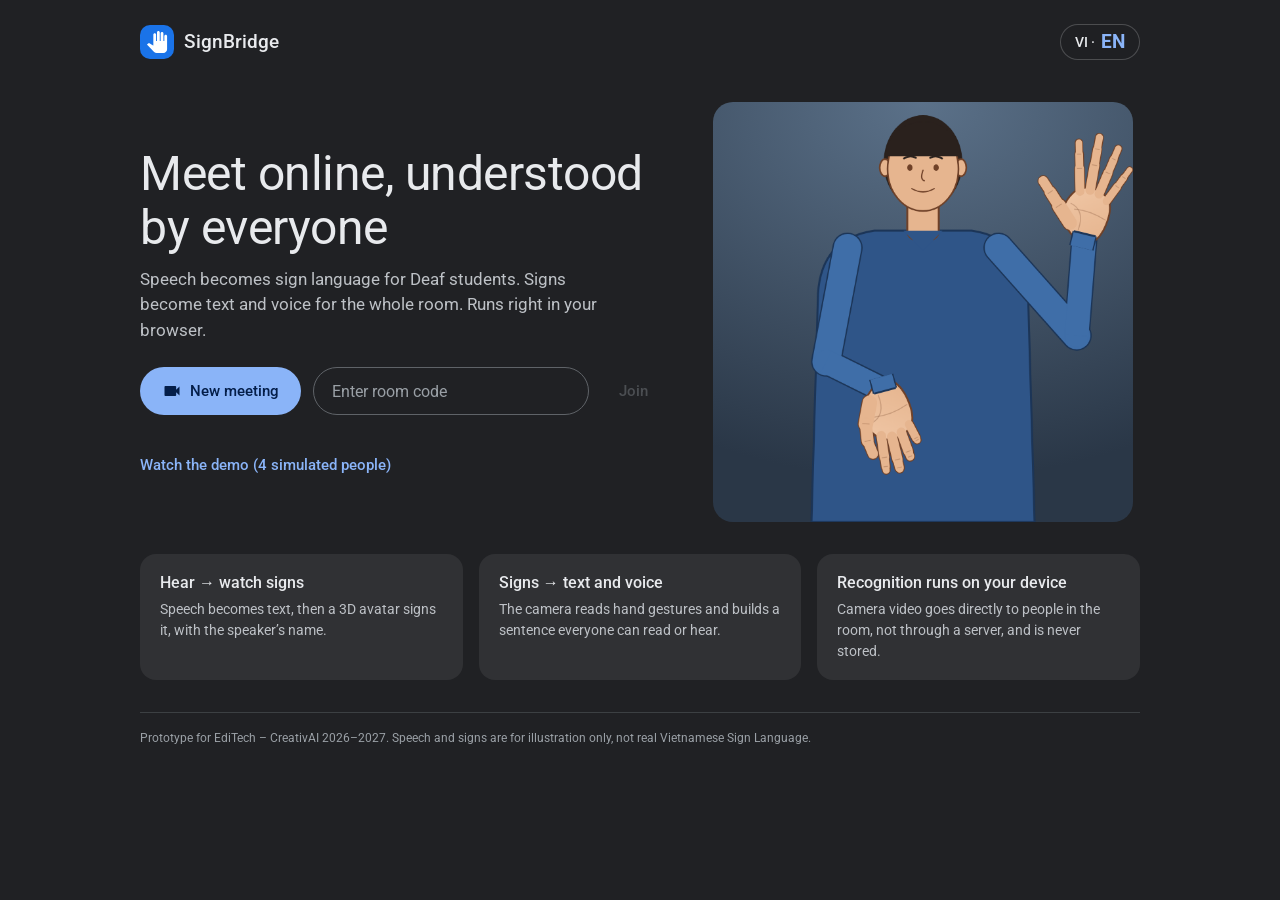
<file: index.html>
<!doctype html><html lang="vi" class="land"><head><meta charset="utf-8"><meta name="viewport" content="width=device-width,initial-scale=1,viewport-fit=cover"><title>SignBridge · Họp trực tuyến cho học sinh Điếc</title>
<meta name="description" content="SignBridge: lời nói thành ký hiệu, ký hiệu thành chữ và giọng nói trong cuộc họp trực tuyến. Tạo phòng, gửi mã, tham gia ngay trên điện thoại.">
<meta property="og:title" content="SignBridge"><meta property="og:description" content="Cầu nối hai chiều giữa học sinh Điếc và cả lớp trong cuộc họp trực tuyến.">
<link rel="preconnect" href="https://fonts.googleapis.com"><link rel="preconnect" href="https://fonts.gstatic.com" crossorigin>
<link rel="stylesheet" href="https://fonts.googleapis.com/css2?family=Roboto:wght@400;500;700&display=swap">
<link rel="stylesheet" href="assets/app.css"><link rel="stylesheet" href="assets/room.css">
<style>html.land,html.land body{height:auto;min-height:100%;overflow:auto}</style>
</head><body>
<div class="lw">
  <header class="lh"><div class="logo"><span data-i="hand"></span></div><b>SignBridge</b><button class="pill-btn" id="lg" type="button" aria-label="Language"></button></header>

  <section class="hero">
    <div>
      <h1 data-t="homeTitle"></h1>
      <p class="sub" data-t="homeSub"></p>
      <div class="acts">
        <button class="btn f" id="newm" type="button"><span data-i="cam"></span><span data-t="newMeet"></span></button>
        <form class="joinf" id="jf" autocomplete="off">
          <input id="code" maxlength="7" inputmode="text" autocapitalize="characters" spellcheck="false" data-t-ph="joinCode" aria-label="Room code">
          <button class="btn" id="jb" type="submit" disabled data-t="joinBtn"></button>
        </form>
      </div>
      <div class="errt" id="err" role="alert"></div>
      <a class="demolink" href="demo.html" data-t="seeDemo"></a>
    </div>
    <div class="heroav" aria-hidden="true"><canvas id="cv"></canvas></div>
  </section>

  <section class="feats">
    <div class="feat"><b data-t="f1t"></b><p data-t="f1s"></p></div>
    <div class="feat"><b data-t="f2t"></b><p data-t="f2s"></p></div>
    <div class="feat"><b data-t="f3t"></b><p data-t="f3s"></p></div>
  </section>

  <footer class="lfoot" data-t="foot"></footer>
</div>
<script src="assets/i18n.js"></script>
<script src="assets/core.js"></script>
<script src="assets/icons.js"></script>
<script src="assets/net.js"></script>
<script>
(function(){
  var $=function(i){return document.getElementById(i);};
  function lgHtml(){return SBI.get()==='vi'?'<b>VI</b> · EN':'VI · <b>EN</b>';}
  function render(){SBI.apply();paint();$('lg').innerHTML=lgHtml();}
  window.onSBLang=render;
  $('lg').onclick=function(){SBI.set(SBI.get()==='vi'?'en':'vi');};
  render();
  $('newm').onclick=function(){location.href='room/?c='+SBNet.newCode()+'&new=1';};
  var inp=$('code');
  inp.addEventListener('input',function(){
    var c=SBNet.normCode(inp.value);inp.value=SBNet.fmtCode(c);$('jb').disabled=c.length!==6;$('err').textContent='';
  });
  $('jf').onsubmit=function(e){
    e.preventDefault();var c=SBNet.normCode(inp.value);
    if(c.length!==6){$('err').textContent=SBI.t('badCode');return;}
    location.href='room/?c='+c;
  };
  /* hero avatar signs a short loop (placeholder signs) */
  var seq=['HELLO','WELCOME','THANK_YOU','GOOD'],i=0;
  (function step(){
    var g=seq[i++%seq.length],ks=keysFor(g),k=0;
    (function nx(){ if(k>=ks.length){avRig.go(clone(REST),500);setTimeout(step,1400);return;} avRig.go(ks[k++],450); setTimeout(nx,620); })();
  })();
  requestAnimationFrame(frame);
})();
</script>
</body></html>
</file>
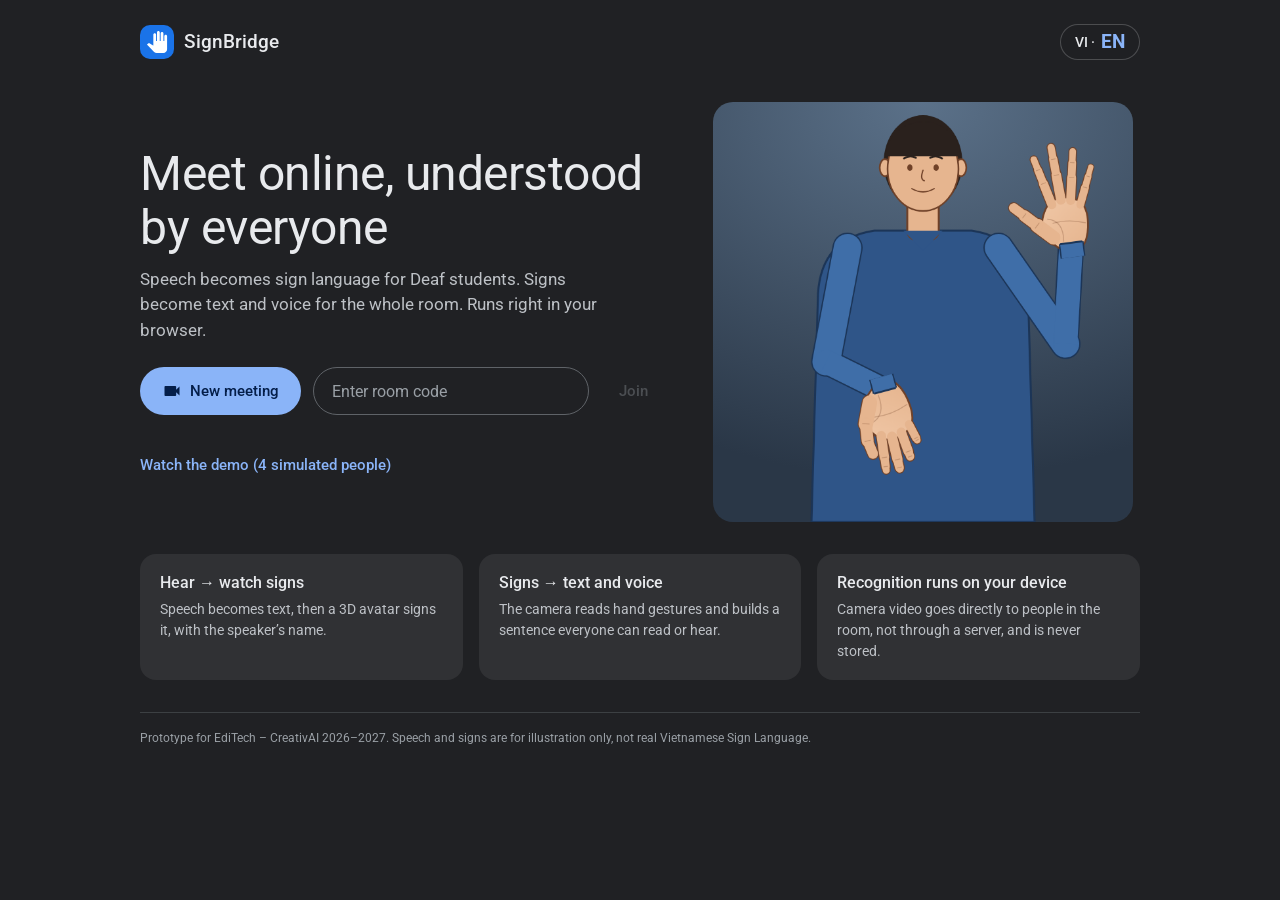
<file: room/index.html>
<!doctype html><html lang="vi"><head><meta charset="utf-8"><meta name="viewport" content="width=device-width,initial-scale=1,viewport-fit=cover"><title>SignBridge · Phòng họp</title>
<meta name="description" content="Phòng họp SignBridge: lời nói thành ký hiệu, ký hiệu thành chữ và giọng nói.">
<meta name="robots" content="noindex">
<link rel="preconnect" href="https://fonts.googleapis.com"><link rel="preconnect" href="https://fonts.gstatic.com" crossorigin>
<link rel="stylesheet" href="https://fonts.googleapis.com/css2?family=Roboto:wght@400;500;700&display=swap">
<link rel="stylesheet" href="../assets/app.css"><link rel="stylesheet" href="../assets/room.css">
</head><body>

<!-- ===== Pre-join: name + accessibility question + gesture guide ===== -->
<div class="pre" id="pre">
  <div class="pre-card" role="dialog" aria-labelledby="preh">
    <div class="pre-in">
      <div class="pre-top">
        <a class="plink" href="../"><svg viewBox="0 0 24 24" aria-hidden="true"><path d="M15.41 7.41 14 6l-6 6 6 6 1.41-1.41L10.83 12z"/></svg><span data-t="home">Trang chủ</span></a>
        <button class="pl" id="plang" type="button" aria-label="Language">VI · EN</button>
      </div>
      <h1 id="preh" data-t="preTitle">Tham gia cuộc họp</h1>
      <div class="pcode"><span data-t="roomCode">Mã phòng</span><b id="pcode"></b><button class="pl" id="pcopy" type="button" data-t="copy">Sao chép</button></div>
      <div class="pnet" id="pnet"><i></i><span></span></div>
      <label class="fld" id="fname"><span data-t="preName">Tên của bạn</span><input id="pname" maxlength="24" autocomplete="nickname" data-t-ph="preNamePh"><span class="em" data-t="needName">Hãy nhập tên của bạn</span></label>
      <fieldset class="roles">
        <legend data-t="q">Bạn có cần chức năng hỗ trợ khuyết tật không?</legend>
        <div class="cue"><span data-i="hand"></span><span data-t="qCue"></span></div>
        <label class="role help" id="rYes"><input type="radio" name="role" value="deaf"><span class="ri"><span data-i="hand"></span></span><span><b data-t="yesT"></b><p data-t="yesS"></p></span></label>
        <label class="role" id="rNo"><input type="radio" name="role" value="hear"><span class="ri"><span data-i="mic"></span></span><span><b data-t="noT"></b><p data-t="noS"></p></span></label>
      </fieldset>
      <section class="guide" id="guide">
        <h3 data-t="guideTitle"></h3><p data-t="guideSub"></p>
        <div class="gg" id="pgg"></div>
      </section>
      <p class="priv" data-t="privacy"></p>
    </div>
    <div class="pre-bar"><button class="btn f" id="pjoin" type="button" disabled data-t="join">Tham gia</button></div>
  </div>
</div>

<!-- ===== Call screen ===== -->
<div class="app" id="app" hidden>
  <header class="top">
    <button class="pill-btn" id="codeBtn" type="button"><span id="codeTxt"></span><span data-i="copy"></span></button>
    <span class="pill-btn net" id="netSt" role="status"><i></i><span></span></span>
    <button class="pill-btn" id="lang2" type="button" aria-label="Language">VI · EN</button>
  </header>

  <main class="main">
    <section class="stage rm" id="stage" aria-label="Participants"><div class="cc" id="cc" aria-live="polite"></div></section>

    <aside class="panel" id="panel" aria-label="SignBridge">
      <div class="ph"><div class="logo"><span data-i="hand"></span></div><h2>SignBridge</h2><button class="ib" id="xp" type="button" aria-label="Close"><span data-i="close"></span></button></div>
      <div class="tabs" role="tablist" id="tabs"></div>
      <div class="views" id="views">

        <!-- Deaf: watch -->
        <section class="view" id="v-watch">
          <div class="avw" id="avw">
            <canvas id="cv" aria-label="Signing avatar"></canvas>
            <div class="pill" id="pill"><u>·</u><span></span></div>
            <div class="q" id="q" hidden></div>
            <div class="spd" id="spd" role="group"><button data-s="0.75" aria-pressed="false">0.75×</button><button data-s="1" aria-pressed="true">1×</button><button data-s="1.5" aria-pressed="false">1.5×</button></div>
          </div>
          <div class="sc" id="sc"><u id="scu">·</u><div><b id="scn"></b><p id="sct"></p></div></div>
          <div class="chips" id="chips"></div>
        </section>

        <!-- Deaf: sign (camera + postures) -->
        <section class="view" id="v-sign">
          <div class="camw rm off" id="camw">
            <video class="vid" id="vid" playsinline muted autoplay></video>
            <canvas class="feed" id="cvr" aria-label="Your camera with hand tracking"></canvas>
            <div class="rec"><i></i><span data-t="camLabel"></span></div>
            <div class="pbadge" id="pbadge"><span id="pem"></span><u></u></div>
            <div class="go" id="camgo"><span id="camgot"></span><button class="btn f" id="camon" type="button"><span data-i="cam"></span><span data-t="camOn"></span></button></div>
            <div class="st" id="st"></div>
          </div>
          <div class="seq" id="seq" hidden></div>
          <div class="sent" id="sent" hidden>
            <div class="lbl"><span data-i="hand"></span><span data-t="yourMsg"></span></div>
            <p id="sentT"></p>
            <div class="row"><button class="btn o" id="redo" type="button"><span data-i="undo"></span><span data-t="redo"></span></button><button class="btn f" id="submit" type="button"><span data-i="send"></span><span data-t="send"></span></button></div>
          </div>
          <div class="row2"><div class="lang sm" id="slang"><button data-l="vi" aria-pressed="true">VI</button><button data-l="en" aria-pressed="false">EN</button></div></div>
          <div class="gwrap"><h3 data-t="gesturesNow"></h3><div class="gg" id="gg"></div><p class="hint-t" data-t="guideHold"></p></div>
          <div class="gwrap"><h3 data-t="sampleTitle"></h3><div class="samples" id="samples"></div></div>
        </section>

        <!-- Deaf: library -->
        <section class="view" id="v-lib"><label class="find"><span data-i="search"></span><input id="fq" type="search" data-t-ph="libSearch" autocomplete="off"></label><div class="lib" id="lib"></div></section>

        <!-- Hearing: talk -->
        <section class="view" id="v-talk">
          <button class="micbig" id="micbig" type="button" aria-label="Microphone"><span data-i="mic"></span></button>
          <p class="micst" id="micst"></p>
          <div class="interim" id="interim" aria-live="polite"></div>
          <div class="row2"><div class="lang sm" id="tlang"><button data-l="vi" aria-pressed="true">VI</button><button data-l="en" aria-pressed="false">EN</button></div>
            <div class="tgl"><span data-t="readAloud"></span><button id="voiceTgl" type="button" aria-pressed="true" aria-label="Read aloud"></button></div></div>
          <button class="btn o" id="vtest" type="button"><span data-i="volume"></span><span data-t="vTest"></span></button>
          <form class="say" id="say"><input id="txt" type="text" autocomplete="off" data-t-ph="typePh" aria-label="Message"><button class="fab" aria-label="Send"><span data-i="send"></span></button></form>
          <div class="qp" id="qp"></div>
          <div class="lastsg" id="lastsg" hidden><div class="lbl"><span data-i="hand"></span><span id="lastwho"></span></div><p id="lasttxt"></p><button class="btn o" id="vreplay" type="button"><span data-i="volume"></span><span data-t="vReplay"></span></button></div>
        </section>

        <!-- Everyone: chat log -->
        <section class="view" id="v-log"><div class="log" id="log"><div class="empty" data-t="noMsg"></div></div></section>
      </div>
    </aside>
  </main>

  <footer class="ctl">
    <div class="ci"><span id="clk"></span><i></i><span id="ciCode"></span></div>
    <div class="cm">
      <button class="cb" id="bmic" type="button" aria-label="Microphone"><span data-i="micoff"></span></button>
      <button class="cb" id="bcam" type="button" aria-label="Camera"><span data-i="cam"></span></button>
      <button class="cb on" id="bcc" type="button" aria-label="Captions"><span data-i="cc"></span></button>
      <button class="cb on" id="bvoice" type="button" aria-label="Voice"><span data-i="volume"></span></button>
      <button class="cb" id="binv" type="button" aria-label="Invite"><span data-i="share"></span></button>
      <button class="cb sbm jsb" type="button" aria-label="SignBridge"><span class="lg28" data-i="hand"></span></button>
      <button class="cb end" id="bend" type="button" aria-label="Leave"><span data-i="end"></span></button>
    </div>
    <div class="cr2">
      <button class="cb" id="bppl" type="button" aria-label="People"><span data-i="people"></span><span class="bd" id="bdn">1</span></button>
      <button class="cb" id="bchat" type="button" aria-label="Chat"><span data-i="chat"></span></button>
      <button class="cb jsb on" id="bsb" type="button" aria-label="SignBridge"><span class="lg28" data-i="hand"></span></button>
    </div>
  </footer>
</div>

<script src="../vendor/mqtt/mqtt.min.js"></script>
<script src="../assets/i18n.js"></script>
<script src="../assets/core.js"></script>
<script src="../assets/icons.js"></script>
<script src="../assets/net.js"></script>
<script src="../assets/posture.js"></script>
<script src="../assets/room.js"></script>
</body></html>
</file>
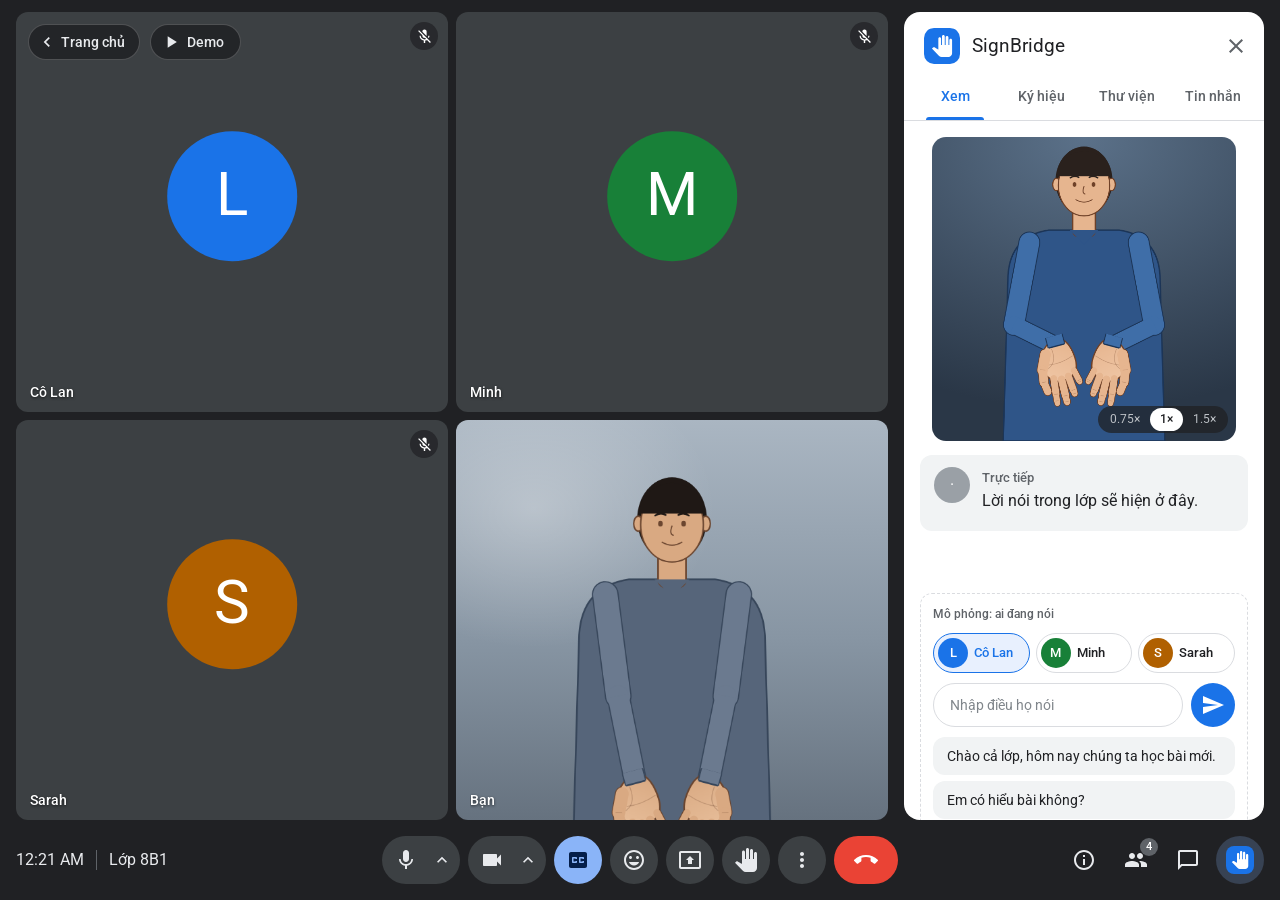
<file: demo.html>
<!doctype html><html lang="vi"><head><meta charset="utf-8"><meta name="viewport" content="width=device-width,initial-scale=1"><title>SignBridge · Demo lớp 8B1</title><meta name="description" content="SignBridge: cầu nối ký hiệu cho lớp học trực tuyến. Bản demo nguyên mẫu (giọng nói và nhận diện ký hiệu được mô phỏng).">
<link rel="preconnect" href="https://fonts.googleapis.com">
<link rel="preconnect" href="https://fonts.gstatic.com" crossorigin>
<link rel="stylesheet" href="https://fonts.googleapis.com/css2?family=Roboto:wght@400;500;700&display=swap">
<link rel="stylesheet" href="assets/app.css">
</head><body>
<div class="app" id="app">
  <header class="top">
    <a class="home" href="./" aria-label="Trang chủ"><svg viewBox="0 0 24 24" aria-hidden="true"><path d="M15.41 7.41 14 6l-6 6 6 6 1.41-1.41L10.83 12z"/></svg>Trang chủ</a>
    <div class="t"><b>Lớp 8B1</b><span id="clk2"></span></div>
    <button class="demo" id="demo" aria-label="Play demo"><span id="demoI" data-i="play"></span><span id="demoT">Demo</span></button>
  </header>

  <main class="main">
    <section class="stage" id="stage" aria-label="Participants">
      <div class="cc" id="cc" aria-live="polite"></div>
    </section>

    <aside class="panel" id="panel" aria-label="SignBridge">
      <div class="ph">
        <div class="logo"><span data-i="hand"></span></div>
        <h2>SignBridge</h2>
        <button class="ib" id="xp" aria-label="Close"><span data-i="close"></span></button>
      </div>
      <div class="tabs" role="tablist" id="tabs">
        <button role="tab" aria-selected="true" data-t="watch">Xem</button>
        <button role="tab" aria-selected="false" data-t="sign">Ký hiệu</button>
        <button role="tab" aria-selected="false" data-t="lib">Thư viện</button>
        <button role="tab" aria-selected="false" data-t="log">Tin nhắn</button>
      </div>
      <div class="views" id="views">

        <section class="view on" id="v-watch">
          <div class="avw" id="avw">
            <canvas id="cv" aria-label="Signing avatar"></canvas>
            <div class="pill" id="pill"><u>·</u><span>Đang chờ</span></div>
            <div class="q" id="q" hidden></div>
            <div class="spd" id="spd" role="group" aria-label="Signing speed">
              <button data-s="0.75" aria-pressed="false">0.75×</button>
              <button data-s="1" aria-pressed="true">1×</button>
              <button data-s="1.5" aria-pressed="false">1.5×</button>
            </div>
          </div>
          <div class="sc" id="sc"><u id="scu">·</u><div><b id="scn">Trực tiếp</b><p id="sct">Lời nói trong lớp sẽ hiện ở đây.</p></div></div>
          <div class="chips" id="chips" aria-label="Signs"></div>
          <div class="demo-box">
            <h3>Mô phỏng: ai đang nói</h3>
            <div class="ppl" id="ppl"></div>
            <form class="say" id="say">
              <input id="txt" type="text" autocomplete="off" placeholder="Nhập điều họ nói" aria-label="What the selected person says">
              <button class="fab" aria-label="Send"><span data-i="send"></span></button>
            </form>
            <div class="qp" id="qp"></div>
          </div>
        </section>

        <section class="view" id="v-sign">
          <div class="camw room" id="camw">
            <canvas class="feed" id="cv2" aria-label="Your camera with hand tracking"></canvas>
            <div class="rec"><i></i>Camera của bạn</div>
            <div class="st" id="st">Đưa hai tay vào khung hình</div>
          </div>
          <div class="opts">
            <div class="lang" id="lang"><button data-l="vi" aria-pressed="true">VI</button><button data-l="en" aria-pressed="false">EN</button></div>
            <button class="ib" id="vbtn" aria-label="Speak aloud"><span data-i="volume"></span></button>
          </div>
          <div class="seq" id="seq" hidden></div>
          <button class="btn o" id="cancel" hidden>Hủy</button>
          <div class="sent" id="sent" hidden>
            <div class="lbl"><span data-i="hand"></span>Tin nhắn của bạn</div>
            <p id="sentT"></p>
            <div class="row">
              <button class="btn o" id="redo"><span data-i="undo"></span>Làm lại</button>
              <button class="btn f" id="submit"><span data-i="send"></span>Gửi</button>
            </div>
          </div>
          <div class="start" id="start">
            <button class="btn f" id="go"><span data-i="hand"></span>Bắt đầu ký hiệu</button>
            <div class="samples" id="samples" aria-label="Sample phrases"></div>
          </div>
        </section>

        <section class="view" id="v-lib">
          <label class="find"><span data-i="search"></span><input id="fq" type="search" placeholder="Tìm ký hiệu" aria-label="Search signs"></label>
          <div class="lib" id="lib"></div>
        </section>

        <section class="view" id="v-log"><div class="log" id="log"><div class="empty">Chưa có tin nhắn</div></div></section>
      </div>
    </aside>
  </main>

  <footer class="ctl">
    <div class="ci"><span id="clk"></span><i></i><span>Lớp 8B1</span></div>
    <div class="cm">
      <div class="pg" id="pgmic"><button class="cb m" id="bmic" aria-label="Microphone (SignBridge voice)"><span data-i="mic"></span></button><button class="cb c" aria-label="Audio settings"><span data-i="caret"></span></button></div>
      <div class="pg" id="pgcam"><button class="cb m" id="bcam" aria-label="Camera"><span data-i="cam"></span></button><button class="cb c" aria-label="Video settings"><span data-i="caret"></span></button></div>
      <button class="cb on" id="bcc" aria-label="Captions"><span data-i="cc"></span></button>
      <button class="cb rx" id="brx" aria-label="Reactions"><span data-i="mood"></span></button>
      <button class="cb pr" id="bpr" aria-label="Present now"><span data-i="present"></span></button>
      <button class="cb" id="bhand" aria-label="Raise hand"><span data-i="hand"></span></button>
      <button class="cb mo" id="bmo" aria-label="More options"><span data-i="more"></span></button>
      <button class="cb sbm jsb" aria-label="SignBridge"><span class="lg28" data-i="hand"></span></button>
      <button class="cb end" id="bend" aria-label="Leave call"><span data-i="end"></span></button>
    </div>
    <div class="cr2">
      <button class="cb" id="binfo" aria-label="Meeting details"><span data-i="info"></span></button>
      <button class="cb" id="bppl" aria-label="People"><span data-i="people"></span><span class="bd">4</span></button>
      <button class="cb" id="bchat" aria-label="Chat"><span data-i="chat"></span></button>
      <button class="cb jsb on" id="bsb" aria-label="SignBridge add-on"><span class="lg28" data-i="hand"></span></button>
    </div>
  </footer>
</div>
<script src="assets/core.js"></script>
<script>
/* ===== 5. APP: participants, captions, speaker queue ===== */
const $=id=>document.getElementById(id),sleep=ms=>new Promise(r=>setTimeout(r,ms));
const IC={
 mic:'M12 14c1.66 0 3-1.34 3-3V5c0-1.66-1.34-3-3-3S9 3.34 9 5v6c0 1.66 1.34 3 3 3zm5.3-3c0 3-2.54 5.1-5.3 5.1S6.7 14 6.7 11H5c0 3.41 2.72 6.23 6 6.72V21h2v-3.28c3.28-.48 6-3.3 6-6.72h-1.7z',
 micoff:'M19 11h-1.7c0 .74-.16 1.43-.43 2.05l1.23 1.23c.56-.98.9-2.09.9-3.28zm-4.02.17c0-.06.02-.11.02-.17V5c0-1.66-1.34-3-3-3S9 3.34 9 5v.18l5.98 5.99zM4.27 3L3 4.27l6.01 6.01V11c0 1.66 1.33 3 2.99 3 .22 0 .44-.03.65-.08l1.66 1.66c-.71.33-1.5.52-2.31.52-2.76 0-5.3-2.1-5.3-5.1H5c0 3.41 2.72 6.23 6 6.72V21h2v-3.28c.91-.13 1.77-.45 2.54-.9L19.73 21 21 19.73 4.27 3z',
 cam:'M17 10.5V7c0-.55-.45-1-1-1H4c-.55 0-1 .45-1 1v10c0 .55.45 1 1 1h12c.55 0 1-.45 1-1v-3.5l4 4v-11l-4 4z',
 camoff:'M21 6.5l-4 4V7c0-.55-.45-1-1-1H9.82L21 17.18V6.5zM3.27 2L2 3.27 4.73 6H4c-.55 0-1 .45-1 1v10c0 .55.45 1 1 1h12c.21 0 .39-.08.54-.18L19.73 21 21 19.73 3.27 2z',
 cc:'M19 4H5c-1.11 0-2 .9-2 2v12c0 1.1.89 2 2 2h14c1.1 0 2-.9 2-2V6c0-1.1-.9-2-2-2zm-8 7H9.5v-.5h-2v3h2V13H11v1c0 .55-.45 1-1 1H7c-.55 0-1-.45-1-1v-4c0-.55.45-1 1-1h3c.55 0 1 .45 1 1v1zm7 0h-1.5v-.5h-2v3h2V13H18v1c0 .55-.45 1-1 1h-3c-.55 0-1-.45-1-1v-4c0-.55.45-1 1-1h3c.55 0 1 .45 1 1v1z',
 mood:'M11.99 2C6.47 2 2 6.48 2 12s4.47 10 9.99 10C17.52 22 22 17.52 22 12S17.52 2 11.99 2zM12 20c-4.42 0-8-3.58-8-8s3.58-8 8-8 8 3.58 8 8-3.58 8-8 8zm3.5-9c.83 0 1.5-.67 1.5-1.5S16.33 8 15.5 8 14 8.67 14 9.5s.67 1.5 1.5 1.5zm-7 0c.83 0 1.5-.67 1.5-1.5S9.33 8 8.5 8 7 8.67 7 9.5 7.67 11 8.5 11zm3.5 6.5c2.33 0 4.31-1.46 5.11-3.5H6.89c.8 2.04 2.78 3.5 5.11 3.5z',
 present:'M21 3H3c-1.11 0-2 .89-2 2v14c0 1.1.89 2 2 2h18c1.1 0 2-.9 2-2V5c0-1.11-.9-2-2-2zm0 16.02H3V4.98h18v14.04zM10 12H8l4-4 4 4h-2v4h-4v-4z',
 hand:'M23 5.5V20c0 2.2-1.8 4-4 4h-7.3c-1.08 0-2.1-.43-2.85-1.19L1 14.83s1.26-1.23 1.3-1.25c.22-.19.49-.29.79-.29.22 0 .42.06.6.16.04.01 4.31 2.46 4.31 2.46V4c0-.83.67-1.5 1.5-1.5S11 3.17 11 4v7h1V1.5c0-.83.67-1.5 1.5-1.5S15 .67 15 1.5V11h1V2.5c0-.83.67-1.5 1.5-1.5S19 1.67 19 2.5V11h1V5.5c0-.83.67-1.5 1.5-1.5s1.5.67 1.5 1.5z',
 more:'M12 8c1.1 0 2-.9 2-2s-.9-2-2-2-2 .9-2 2 .9 2 2 2zm0 2c-1.1 0-2 .9-2 2s.9 2 2 2 2-.9 2-2-.9-2-2-2zm0 6c-1.1 0-2 .9-2 2s.9 2 2 2 2-.9 2-2-.9-2-2-2z',
 caret:'M12 8l-6 6 1.41 1.41L12 10.83l4.59 4.58L18 14z',
 end:'M12 9c-1.6 0-3.15.25-4.6.72v3.1c0 .39-.23.74-.56.9-.98.49-1.87 1.12-2.66 1.85-.18.18-.43.28-.7.28-.28 0-.53-.11-.71-.29L.29 13.08c-.18-.17-.29-.42-.29-.7 0-.28.11-.53.29-.71C3.34 8.78 7.46 7 12 7s8.66 1.78 11.71 4.67c.18.18.29.43.29.71 0 .28-.11.53-.29.71l-2.48 2.48c-.18.18-.43.29-.71.29-.27 0-.52-.11-.7-.28-.79-.74-1.69-1.36-2.67-1.85-.33-.16-.56-.5-.56-.9v-3.1C15.15 9.25 13.6 9 12 9z',
 info:'M11 7h2v2h-2zm0 4h2v6h-2zm1-9C6.48 2 2 6.48 2 12s4.48 10 10 10 10-4.48 10-10S17.52 2 12 2zm0 18c-4.41 0-8-3.59-8-8s3.59-8 8-8 8 3.59 8 8-3.59 8-8 8z',
 people:'M16 11c1.66 0 2.99-1.34 2.99-3S17.66 5 16 5c-1.66 0-3 1.34-3 3s1.34 3 3 3zm-8 0c1.66 0 2.99-1.34 2.99-3S9.66 5 8 5C6.34 5 5 6.34 5 8s1.34 3 3 3zm0 2c-2.33 0-7 1.17-7 3.5V19h14v-2.5c0-2.33-4.67-3.5-7-3.5zm8 0c-.29 0-.62.02-.97.05 1.16.84 1.97 1.97 1.97 3.45V19h6v-2.5c0-2.33-4.67-3.5-7-3.5z',
 chat:'M20 2H4c-1.1 0-1.99.9-1.99 2L2 22l4-4h14c1.1 0 2-.9 2-2V4c0-1.1-.9-2-2-2zm0 14H5.17L4 17.17V4h16v12z',
 close:'M19 6.41L17.59 5 12 10.59 6.41 5 5 6.41 10.59 12 5 17.59 6.41 19 12 13.41 17.59 19 19 17.59 13.41 12z',
 play:'M8 5v14l11-7z',stop:'M6 6h12v12H6z',send:'M2.01 21L23 12 2.01 3 2 10l15 2-15 2z',
 volume:'M3 9v6h4l5 5V4L7 9H3zm13.5 3c0-1.77-1.02-3.29-2.5-4.03v8.05c1.48-.73 2.5-2.25 2.5-4.02zM14 3.23v2.06c2.89.86 5 3.54 5 6.71s-2.11 5.85-5 6.71v2.06c4.01-.91 7-4.49 7-8.77s-2.99-7.86-7-8.77z',
 volumeoff:'M16.5 12c0-1.77-1.02-3.29-2.5-4.03v2.21l2.45 2.45c.03-.2.05-.41.05-.63zm2.5 0c0 .94-.2 1.82-.54 2.64l1.51 1.51C20.63 14.91 21 13.5 21 12c0-4.28-2.99-7.86-7-8.77v2.06c2.89.86 5 3.54 5 6.71zM4.27 3L3 4.27 7.73 9H3v6h4l5 5v-6.73l4.25 4.25c-.67.52-1.42.93-2.25 1.18v2.06c1.38-.31 2.63-.95 3.69-1.81L19.73 21 21 19.73l-9-9L4.27 3zM12 4L9.91 6.09 12 8.18V4z',
 search:'M15.5 14h-.79l-.28-.27C15.41 12.59 16 11.11 16 9.5 16 5.91 13.09 3 9.5 3S3 5.91 3 9.5 5.91 16 9.5 16c1.61 0 3.09-.59 4.23-1.57l.27.28v.79l5 4.99L20.49 19l-4.99-5zm-6 0C7.01 14 5 11.99 5 9.5S7.01 5 9.5 5 14 7.01 14 9.5 11.99 14 9.5 14z',
 undo:'M12.5 8c-2.65 0-5.05.99-6.9 2.6L2 7v9h9l-3.62-3.62c1.39-1.16 3.16-1.88 5.12-1.88 3.54 0 6.55 2.31 7.6 5.5l2.37-.78C21.08 11.03 17.15 8 12.5 8z'};
const ic=n=>'<svg class="i" viewBox="0 0 24 24" aria-hidden="true"><path d="'+(IC[n]||'')+'"/></svg>';
const paint=root=>(root||document).querySelectorAll('[data-i]').forEach(e=>{e.innerHTML=ic(e.dataset.i);});

const PEOPLE={
 lan:{n:'Cô Lan',ini:'L',c:'#1a73e8',r:'teacher'},
 minh:{n:'Minh',ini:'M',c:'#188038',r:'student'},
 sarah:{n:'Sarah',ini:'S',c:'#b06000',r:'guest'},
 you:{n:'Bạn',ini:'B',c:'#a142f4',r:'student'}};
const QP={
 lan:['Chào cả lớp, hôm nay chúng ta học bài mới.','Em có hiểu bài không?','Bài tập nộp vào ngày mai nhé.','Cô sẽ nói chậm hơn.'],
 minh:['Cô ơi, em có câu hỏi.','Mình chia sẻ màn hình nhé.','Bạn làm xong bài tập chưa?','Em chưa hiểu bài ạ.'],
 sarah:['Welcome everyone, please turn on your camera.','Do you have any questions?','Today we will learn about energy.','Great work, thank you!']};

let queue=[],busy=false,spd=1,tok=0,lastMsg=null,ccOn=true,mute=false,camOff=false,who='lan',curTab='watch',demoOn=false,demoRun=0;
const rec={state:'idle',tok:0,i:0,lang:'vi',next:0};

function buildStage(){
  const st=$('stage');
  ['lan','minh','sarah','you'].forEach(id=>{
    const p=PEOPLE[id],t=document.createElement('div');
    t.className='tile'+(id==='you'?' you room':'');t.id='t-'+id;t.style.setProperty('--c',p.c);
    t.innerHTML=(id==='you'?'<canvas class="feed" id="cv3" aria-label="Your camera"></canvas>':'')
      +'<div class="av"><span>'+p.ini+'</span></div>'
      +(id==='you'?'<div class="chip-h">'+ic('hand')+'<span id="hchip">Đang ký hiệu</span></div>':'')
      +'<div class="mu">'+ic('micoff')+'</div><div class="spk"><b></b><b></b><b></b></div><div class="nm">'+p.n+'</div>';
    st.insertBefore(t,$('cc'));
  });
}
function toast(t){const e=document.createElement('div');e.className='toast';e.textContent=t;document.body.appendChild(e);requestAnimationFrame(()=>e.classList.add('on'));setTimeout(()=>e.classList.remove('on'),1800);setTimeout(()=>e.remove(),2200);}

/* captions over the stage; the Deaf student's submitted message uses the same rows, highlighted */
let ccRows=[],ccTimer=0;
function addCC(p,text,signed){
  const r=document.createElement('div');r.className='cr'+(signed?' sgn':'');r.style.setProperty('--c',p.c);
  r.innerHTML='<u></u><div class="w"><b><span></span>'+(signed?ic('hand'):'')+'</b><p></p></div>';
  r.querySelector('u').textContent=p.ini;r.querySelector('b span').textContent=p.n;r.querySelector('p').textContent=text;
  $('cc').appendChild(r);ccRows.push(r);
  while(ccRows.length>2)ccRows.shift().remove();
  clearTimeout(ccTimer);ccTimer=setTimeout(clearCC,signed?9000:7000);
}
function clearCC(){ccRows.forEach(r=>r.remove());ccRows=[];}

function addLog(p,text,signed){
  const l=$('log');if(l.querySelector('.empty'))l.innerHTML='';
  const d=document.createElement('div');d.className='ln';d.style.setProperty('--c',p.c);
  const u=document.createElement('u');u.textContent=p.ini;
  const w=document.createElement('div'),h=document.createElement('div');h.className='h';
  const b=document.createElement('b');b.textContent=p.n;h.append(b);
  if(signed){const s=document.createElement('span');s.className='sg';s.innerHTML=ic('hand');h.append(s);}
  const tm=document.createElement('time');tm.textContent=new Date().toLocaleTimeString([],{hour:'2-digit',minute:'2-digit'});h.append(tm);
  const pp=document.createElement('p');pp.textContent=text;w.append(h,pp);d.append(u,w);l.appendChild(d);
  if(curTab==='log')$('views').scrollTop=1e9;
}
function setSpeaker(p,text){
  const avw=$('avw');avw.style.setProperty('--c',p?p.c:'transparent');avw.classList.toggle('on',!!p);
  const pill=$('pill');pill.style.setProperty('--c',p?p.c:'#5f6368');
  pill.innerHTML=p?'<u>'+p.ini+'</u><span></span>':'<u>·</u><span>Đang chờ</span>';
  if(p)pill.querySelector('span').textContent=p.n;
  $('sc').style.setProperty('--c',p?p.c:'#9aa0a6');
  $('scu').textContent=p?p.ini:'·';$('scn').textContent=p?p.n:'Trực tiếp';$('sct').textContent=text||'Lời nói trong lớp sẽ hiện ở đây.';
  pill.style.opacity=p?1:0;
}
function setChips(list){
  const c=$('chips');c.innerHTML='';
  if(!list.length){c.innerHTML='<span class="chip fs">chỉ có phụ đề</span>';return;}
  list.forEach(g=>{const s=document.createElement('span');s.className='chip'+(g.startsWith('SPELL:')?' fs':'');s.textContent=label(g);c.appendChild(s);});
}
function updQ(){const q=$('q');q.hidden=!queue.length;q.textContent='+'+queue.length+' câu tiếp';}
async function signs(list,my){
  const chips=[...$('chips').children],box=$('chips');
  for(let i=0;i<list.length;i++){
    if(my!==tok)return;
    chips.forEach((c,k)=>c.classList.toggle('now',k===i));
    const ch=chips[i];if(ch)box.scrollLeft=ch.offsetLeft-box.clientWidth/2+ch.offsetWidth/2;
    const sp=list[i].startsWith('SPELL:');
    for(const k of keysFor(list[i])){if(my!==tok)return;avRig.go(k,(sp?250:400)/spd);await sleep((sp?300:520)/spd);}
    await sleep(110/spd);
  }
  chips.forEach(c=>c.classList.remove('now'));
}
async function deliver(m,my){
  const p=PEOPLE[m.who],t=$('t-'+m.who);
  setSpeaker(p,m.text);
  if(!m.replay){addLog(p,m.text);if(ccOn)addCC(p,m.text,false);}
  if(curTab!=='watch'){if(rec.state==='idle')tab('watch');else document.querySelector('#tabs [data-t=watch]').classList.add('dot');}
  const gl=toGloss(m.text,p.r);setChips(gl);
  t.classList.add('speaking');setTimeout(()=>t.classList.remove('speaking'),Math.max(1600,m.text.length*65)/spd);
  await sleep(250);await signs(gl,my);
  if(my===tok)avRig.go(clone(REST),500/spd);
}
async function pump(){
  if(busy)return;busy=true;const my=tok;
  while(queue.length&&my===tok){const m=queue.shift();updQ();lastMsg=m;await deliver(m,my);await sleep(350);}
  if(my===tok)busy=false;
}
function say(id,text,replay){text=(text||'').trim();if(!text)return;queue.push({who:id,text,replay});updQ();pump();}
async function settle(){while(busy||queue.length)await sleep(150);}
function preview(g){
  if(busy)return;tab('watch');busy=true;const my=tok;
  setSpeaker({n:'Thư viện ký hiệu',ini:'✦',c:'#a142f4'},label(g));setChips([g]);
  signs([g],my).then(()=>{if(my===tok){avRig.go(clone(REST),500);busy=false;}});
}

/* ===== 6. YOU: camera -> sign sequence -> sentence -> Submit -> overlay for everyone ===== */
const recSt=t=>{$('st').textContent=t;};
function speak(t,l){try{speechSynthesis.cancel();const u=new SpeechSynthesisUtterance(t);u.lang=l==='vi'?'vi-VN':'en-US';speechSynthesis.speak(u);}catch(e){}}
function chipText(){$('hchip').textContent=$('t-you').classList.contains('signing')?'Đang ký hiệu':'Giơ tay';}
function resetSignUI(){
  $('start').hidden=false;$('sent').hidden=true;$('seq').hidden=true;$('seq').innerHTML='';$('cancel').hidden=true;
  camRig.lm=false;$('t-you').classList.remove('signing');chipText();camRig.go(clone(CAM_REST),500);recSt('Đưa hai tay vào khung hình');
}
function addSeq(g){const c=document.createElement('span');c.className='chip'+(g.startsWith('SPELL:')?' fs':'');c.textContent=label(g);$('seq').appendChild(c);}
async function startSign(i){
  if(camOff){toast('Hãy bật camera trước');return;}
  if(rec.state!=='idle'){return;}
  if(i==null){i=rec.next;rec.next=(rec.next+1)%PRESETS.length;}
  rec.i=i;const my=++rec.tok;rec.state='signing';
  $('start').hidden=true;$('sent').hidden=true;$('seq').innerHTML='';$('seq').hidden=false;$('cancel').hidden=false;
  $('t-you').classList.add('signing');chipText();camRig.lm=true;recSt('Đang đọc ký hiệu');
  const Pz=PRESETS[i];
  await sleep(500);
  for(let k=0;k<Pz.s.length;k++){
    for(const kf of keysFor(Pz.s[k])){if(my!==rec.tok)return;camRig.go(kf,400);await sleep(540);}
    if(my!==rec.tok)return;
    addSeq(Pz.s[k]);await sleep(160);
  }
  if(my!==rec.tok)return;
  camRig.go(clone(CAM_REST),500);rec.state='think';recSt('Đang hiểu câu');
  const th=document.createElement('span');th.className='chip load';th.textContent='···';$('seq').appendChild(th);
  await sleep(1000);if(my!==rec.tok)return;
  th.remove();camRig.lm=false;$('t-you').classList.remove('signing');chipText();
  rec.state='review';recSt('Kiểm tra tin nhắn');$('cancel').hidden=true;
  $('sentT').textContent=Pz[rec.lang];$('sent').hidden=false;
  setTimeout(()=>{$('views').scrollTop=1e9;},50);
}
function cancelSign(){rec.tok++;rec.state='idle';resetSignUI();}
function redoSign(){const i=rec.i;rec.tok++;rec.state='idle';resetSignUI();startSign(i);}
function submit(){
  if(rec.state!=='review')return;
  const t=PRESETS[rec.i][rec.lang],p=PEOPLE.you;rec.tok++;rec.state='idle';resetSignUI();
  addLog(p,t,true);addCC(p,t,true);
  const tl=$('t-you');tl.classList.add('speaking');setTimeout(()=>tl.classList.remove('speaking'),Math.max(1800,t.length*70));
  if(!mute)speak(t,rec.lang);
  toast('Đã gửi tới cả lớp');
}
async function waitFor(f,ms){const t=Date.now();while(!f()&&Date.now()-t<ms)await sleep(120);}

function resetAll(){
  tok++;queue=[];busy=false;demoRun++;demoOn=false;updQ();
  rec.tok++;rec.state='idle';resetSignUI();
  avRig.go(clone(REST),400);setSpeaker(null);$('chips').innerHTML='';clearCC();
  $('log').innerHTML='<div class="empty">Chưa có tin nhắn</div>';
  document.querySelectorAll('.tile').forEach(t=>t.classList.remove('speaking'));
  $('demo').classList.remove('on');$('demoT').textContent='Demo';$('demoI').innerHTML=ic('play');
  try{speechSynthesis.cancel();}catch(e){}
}
</script>
<script>
/* ===== 7. tabs, controls, demo director, init ===== */
function tab(n){
  curTab=n;document.querySelectorAll('#tabs button').forEach(b=>b.setAttribute('aria-selected',b.dataset.t===n));
  ['watch','sign','lib','log'].forEach(k=>$('v-'+k).classList.toggle('on',k===n));
  if(n==='watch')document.querySelector('#tabs [data-t=watch]').classList.remove('dot');
  $('views').scrollTop=0;
}
function panel(open){$('app').classList.toggle('nopanel',!open);document.querySelectorAll('.jsb').forEach(b=>b.classList.toggle('on',open));}
function renderPeople(){
  const box=$('ppl');box.innerHTML='';
  ['lan','minh','sarah'].forEach(id=>{const p=PEOPLE[id],b=document.createElement('button');b.type='button';b.style.setProperty('--c',p.c);b.setAttribute('aria-pressed',String(id===who));
    b.innerHTML='<u>'+p.ini+'</u><span></span>';b.querySelector('span').textContent=p.n;b.onclick=()=>{who=id;renderPeople();renderQP();};box.appendChild(b);});
}
function renderQP(){
  const box=$('qp');box.innerHTML='';
  QP[who].forEach(t=>{const b=document.createElement('button');b.type='button';b.textContent=t;b.onclick=()=>say(who,t);box.appendChild(b);});
}
function renderSamples(){
  const box=$('samples');box.innerHTML='';
  PRESETS.forEach((p,i)=>{const b=document.createElement('button');b.type='button';b.textContent=p[rec.lang];b.onclick=()=>startSign(i);box.appendChild(b);});
}
function renderLib(q){
  const box=$('lib');box.innerHTML='';q=(q||'').toLowerCase().trim();
  Object.keys(SIGNS).filter(g=>!q||label(g).includes(q)).forEach(g=>{const b=document.createElement('button');b.type='button';b.textContent=label(g);b.onclick=()=>preview(g);box.appendChild(b);});
  if(!box.children.length)box.innerHTML='<div class="empty" style="grid-column:1/-1">Không tìm thấy ký hiệu</div>';
}
function setMute(m){mute=m;$('pgmic').classList.toggle('off',m);$('bmic').innerHTML=ic(m?'micoff':'mic');$('t-you').classList.toggle('muted',m);$('vbtn').innerHTML=ic(m?'volumeoff':'volume');if(m){try{speechSynthesis.cancel();}catch(e){}}}
function setCam(off){camOff=off;$('pgcam').classList.toggle('off',off);$('bcam').innerHTML=ic(off?'camoff':'cam');$('t-you').classList.toggle('camoff',off);$('camw').classList.toggle('off',off);if(off&&rec.state!=='idle')cancelSign();}

async function demo(){
  if(demoOn){resetAll();return;}
  resetAll();demoOn=true;const my=demoRun,alive=()=>my===demoRun&&demoOn;
  $('demo').classList.add('on');$('demoT').textContent='Dừng';$('demoI').innerHTML=ic('stop');
  panel(true);tab('watch');await sleep(700);if(!alive())return;
  say('lan',QP.lan[0]);say('minh',QP.minh[0]);await settle();if(!alive())return;await sleep(500);
  say('sarah',QP.sarah[0]);await settle();if(!alive())return;await sleep(400);
  say('lan',QP.lan[1]);await settle();if(!alive())return;await sleep(500);
  tab('sign');await sleep(700);if(!alive())return;
  startSign(0);await waitFor(()=>rec.state==='review',20000);if(!alive())return;await sleep(1800);if(!alive())return;
  submit();await sleep(3600);if(!alive())return;
  tab('watch');await sleep(400);say('lan',QP.lan[2]);say('sarah',QP.sarah[3]);await settle();if(!alive())return;await sleep(500);
  tab('sign');await sleep(700);if(!alive())return;
  startSign(1);await waitFor(()=>rec.state==='review',20000);if(!alive())return;await sleep(1800);if(!alive())return;
  submit();await sleep(3200);if(!alive())return;
  tab('watch');resetDemoBtn();
}
function resetDemoBtn(){demoOn=false;$('demo').classList.remove('on');$('demoT').textContent='Demo';$('demoI').innerHTML=ic('play');}

/* wiring */
$('tabs').onclick=e=>{const b=e.target.closest('button');if(b)tab(b.dataset.t);};
$('spd').onclick=e=>{const b=e.target.closest('button');if(!b)return;spd=parseFloat(b.dataset.s);[...$('spd').children].forEach(x=>x.setAttribute('aria-pressed',String(x===b)));};
$('say').onsubmit=e=>{e.preventDefault();const v=$('txt').value;$('txt').value='';say(who,v);};
$('lang').onclick=e=>{const b=e.target.closest('button');if(!b)return;rec.lang=b.dataset.l;[...$('lang').children].forEach(x=>x.setAttribute('aria-pressed',String(x===b)));renderSamples();if(rec.state==='review')$('sentT').textContent=PRESETS[rec.i][rec.lang];};
$('go').onclick=()=>startSign(null);$('cancel').onclick=cancelSign;$('redo').onclick=redoSign;$('submit').onclick=submit;
$('fq').oninput=e=>renderLib(e.target.value);
$('demo').onclick=demo;$('xp').onclick=()=>panel(false);
document.querySelectorAll('.jsb').forEach(b=>b.onclick=()=>panel($('app').classList.contains('nopanel')));
$('bmic').onclick=()=>{setMute(!mute);toast(mute?'Đã tắt giọng đọc. Tin nhắn chỉ hiện dạng chữ':'Đã bật giọng đọc. Tin nhắn được đọc thành tiếng');};
$('vbtn').onclick=()=>$('bmic').click();
$('bcam').onclick=()=>{setCam(!camOff);toast(camOff?'Đã tắt camera':'Đã bật camera');};
$('bcc').onclick=()=>{ccOn=!ccOn;$('bcc').classList.toggle('on',ccOn);if(!ccOn)clearCC();toast(ccOn?'Đã bật phụ đề':'Đã tắt phụ đề');};
$('bhand').onclick=()=>{const r=$('t-you').classList.toggle('raised');$('bhand').classList.toggle('on',r);chipText();};
$('bend').onclick=()=>{resetAll();toast('Đã đặt lại bản demo');};
$('bchat').onclick=()=>{panel(true);tab('log');};
$('binfo').onclick=()=>toast('Lớp 8B1 · 4 người');
$('bppl').onclick=()=>toast('4 người trong cuộc họp');
['brx','bpr','bmo'].forEach(id=>{$(id).onclick=()=>toast('Chức năng này không có trong bản demo');});
const av=$('avw');av.tabIndex=0;av.setAttribute('role','button');av.setAttribute('aria-label','Replay last signs');
const replay=()=>{if(lastMsg&&!busy)say(lastMsg.who,lastMsg.text,true);};
av.onclick=e=>{if(!e.target.closest('.spd'))replay();};
av.onkeydown=e=>{if(e.key==='Enter'||e.key===' '){e.preventDefault();replay();}};

/* init */
(function(){
  buildStage();paint();renderPeople();renderQP();renderSamples();renderLib('');setSpeaker(null);
  const tick=()=>{const t=new Date().toLocaleTimeString([],{hour:'2-digit',minute:'2-digit'});$('clk').textContent=t;$('clk2').textContent=t;};tick();setInterval(tick,30000);
  panel(window.innerWidth>900||true);
  requestAnimationFrame(frame);
})();
</script>
</body></html>
</file>
<file: assets/app.css>
/* SignBridge shared styles (Meet-like call screen + add-on panel). Used by demo.html and room.html */
/* Layout: Meet call screen. Stage of 4 tiles + a white add-on side panel (360px) + pill control bar. On phones the panel stacks under a strip of tiles. Single look, like Meet dark. */
:root{
  color-scheme:dark;
  --stage:#202124;--tile:#3c4043;--ctl:#3c4043;--ctlh:#4d5156;--ink:#e8eaed;--mut:#9aa0a6;
  --pan:#ffffff;--pink:#202124;--pmut:#5f6368;--psurf:#f1f3f4;--psurf2:#e8eaed;--pline:#dadce0;
  --blue:#1a73e8;--blueh:#1765cc;--bsoft:#e8f0fe;--red:#ea4335;--redh:#d93025;--lite:#8ab4f8;--liteInk:#041e49;
  --bar:80px;
}
*{box-sizing:border-box}
html,body{height:100%}
body{margin:0;background:var(--stage);color:var(--ink);overflow:hidden;-webkit-font-smoothing:antialiased;
  font:14px/1.43 "Google Sans Text","Google Sans",Roboto,system-ui,-apple-system,"Segoe UI",sans-serif}
button{font:inherit;color:inherit;background:none;border:0;padding:0;cursor:pointer;-webkit-tap-highlight-color:transparent}
:focus-visible{outline:2px solid var(--lite);outline-offset:2px}
.panel :focus-visible{outline-color:var(--blue)}
svg.i{width:24px;height:24px;fill:currentColor;flex:none;display:block}
u{text-decoration:none}

.app{position:relative;height:100%;display:grid;grid-template-rows:minmax(0,1fr) var(--bar);min-width:0;
  padding-top:12px;padding-left:max(16px,env(safe-area-inset-left,0px));padding-right:max(16px,env(safe-area-inset-right,0px))}
.main{display:grid;grid-template-columns:minmax(0,1fr) 360px;gap:16px;min-height:0;min-width:0}
.app.nopanel .main{grid-template-columns:minmax(0,1fr)}
.app.nopanel .panel{display:none}

/* top: demo button (floats over the stage on desktop) */
.top{position:absolute;z-index:6;left:calc(max(16px,env(safe-area-inset-left,0px)) + 12px);top:24px;display:flex;align-items:center;gap:10px}
.top .t{display:none}
.demo{display:flex;align-items:center;gap:6px;height:36px;padding:0 16px 0 10px;border-radius:18px;background:rgba(32,33,36,.84);color:var(--ink);font-weight:500;border:1px solid rgba(255,255,255,.2)}
.demo:hover{background:rgba(60,64,67,.95)}
.demo.on{background:var(--lite);color:var(--liteInk);border-color:transparent}
.demo svg.i{width:20px;height:20px}

/* stage + tiles */
.stage{position:relative;display:grid;grid-template-columns:repeat(2,minmax(0,1fr));grid-template-rows:repeat(2,minmax(0,1fr));gap:8px;min-height:0;min-width:0}
.tile{position:relative;background:var(--tile);border-radius:12px;overflow:hidden;min-height:0;min-width:0;container-type:inline-size}
.tile::after{content:"";position:absolute;inset:0;border-radius:inherit;pointer-events:none;box-shadow:inset 0 0 0 0 var(--lite);transition:box-shadow .2s}
.tile.speaking::after{box-shadow:inset 0 0 0 3px var(--lite)}
.av{position:absolute;left:50%;top:46%;transform:translate(-50%,-50%);--d:min(30cqw,132px);width:var(--d);aspect-ratio:1;border-radius:50%;background:var(--c);display:grid;place-items:center;color:#fff}
.av span{font-size:calc(var(--d) * .46);line-height:1}
.tile.speaking .av{animation:ring 1.5s ease-out infinite}
@keyframes ring{0%{box-shadow:0 0 0 0 rgba(255,255,255,.38)}100%{box-shadow:0 0 0 24px rgba(255,255,255,0)}}
.nm{position:absolute;left:14px;right:56px;bottom:10px;font-size:14px;font-weight:500;color:#fff;text-shadow:0 1px 3px rgba(0,0,0,.65);white-space:nowrap;overflow:hidden;text-overflow:ellipsis}
.mu,.spk{position:absolute;right:10px;top:10px;width:28px;height:28px;border-radius:50%;place-items:center}
.mu{display:grid;background:rgba(32,33,36,.72);color:#fff}
.mu svg.i{width:17px;height:17px}
.tile.you:not(.muted) .mu{display:none}
.spk{display:none;grid-auto-flow:column;place-content:center;align-items:center;gap:2px;background:var(--blue)}
.spk b{width:3px;height:7px;background:#fff;border-radius:2px;animation:eq .8s ease-in-out infinite}
.spk b:nth-child(2){animation-delay:.2s}.spk b:nth-child(3){animation-delay:.4s}
@keyframes eq{50%{height:14px}}
.tile.speaking .spk{display:grid}.tile.speaking .mu{display:none!important}
.room{background:radial-gradient(60% 50% at 18% 22%,rgba(255,255,255,.3),transparent 70%),linear-gradient(180deg,#aab6c2 0%,#8795a3 55%,#66727f 100%)}
.feed{position:absolute;inset:0;width:100%;height:100%;object-fit:cover;object-position:50% 8%;display:block}
.tile.you .av{display:none}
.tile.you.camoff{background:var(--tile)}
.tile.you.camoff .feed{display:none}
.tile.you.camoff .av{display:grid}
.chip-h{position:absolute;left:10px;top:10px;display:none;align-items:center;gap:6px;background:var(--lite);color:var(--liteInk);border-radius:16px;padding:4px 12px 4px 6px;font-size:12px;font-weight:500}
.chip-h svg.i{width:16px;height:16px}
.tile.signing .chip-h,.tile.raised .chip-h{display:flex}

/* live captions over the stage (also where the Deaf student's submitted message appears) */
.cc{position:absolute;left:50%;bottom:14px;transform:translateX(-50%);width:min(760px,calc(100% - 32px));display:flex;flex-direction:column;gap:6px;z-index:5;pointer-events:none}
.cr{display:flex;gap:12px;align-items:flex-start;background:rgba(32,33,36,.95);border-radius:12px;padding:10px 18px 12px 12px;box-shadow:0 2px 10px rgba(0,0,0,.45);animation:up .25s ease-out}
.cr.sgn{box-shadow:0 0 0 2px var(--lite),0 2px 10px rgba(0,0,0,.45)}
.cr u{width:32px;height:32px;border-radius:50%;background:var(--c);display:grid;place-items:center;color:#fff;font-size:14px;flex:none}
.cr .w{min-width:0}
.cr b{display:flex;align-items:center;gap:6px;color:#bdc1c6;font-size:13px;font-weight:500}
.cr b svg.i{width:15px;height:15px;color:var(--lite)}
.cr p{margin:2px 0 0;font-size:18px;line-height:1.4;color:#fff;overflow-wrap:anywhere}
@keyframes up{from{opacity:0;transform:translateY(8px)}}

/* side panel: Meet add-on card */
.panel{display:flex;flex-direction:column;background:var(--pan);color:var(--pink);border-radius:16px;overflow:hidden;min-height:0;min-width:0;color-scheme:light}
.ph{display:flex;align-items:center;gap:12px;padding:14px 8px 6px 20px}
.logo{width:36px;height:36px;border-radius:10px;background:var(--blue);color:#fff;display:grid;place-items:center;flex:none}
.logo svg.i{width:22px;height:22px}
.ph h2{margin:0;flex:1;font-size:19px;font-weight:400;letter-spacing:0}
.ib{width:40px;height:40px;border-radius:50%;display:grid;place-items:center;color:var(--pmut)}
.ib:hover{background:var(--psurf)}
.tabs{display:flex;border-bottom:1px solid var(--pline);padding:0 8px}
.tabs button{flex:1;position:relative;height:48px;color:var(--pmut);font-weight:500;font-size:14px}
.tabs button:hover{color:var(--pink)}
.tabs button[aria-selected=true]{color:var(--blue)}
.tabs button[aria-selected=true]::after{content:"";position:absolute;left:14px;right:14px;bottom:0;height:3px;border-radius:3px 3px 0 0;background:var(--blue)}
.tabs button.dot::before{content:"";position:absolute;top:13px;left:calc(50% + 22px);width:8px;height:8px;border-radius:50%;background:var(--red)}
.views{flex:1;min-height:0;overflow:auto;overscroll-behavior:contain}
.view{display:none;flex-direction:column;gap:14px;padding:16px}
.view.on{display:flex}

/* Watch */
.avw{position:relative;border-radius:14px;overflow:hidden;background:radial-gradient(120% 90% at 50% 0%,#5b7189,#2a3747);height:min(40vh,304px);aspect-ratio:1;max-width:100%;margin:0 auto;cursor:pointer;flex:none}
.avw.on{outline:3px solid var(--c);outline-offset:-3px}
.avw canvas{position:absolute;inset:0;width:100%;height:100%;display:block}
.pill{transition:opacity .2s;position:absolute;left:10px;top:10px;display:flex;align-items:center;gap:8px;background:rgba(32,33,36,.74);border-radius:20px;padding:4px 14px 4px 4px;color:#fff;font-weight:500;max-width:calc(100% - 96px)}
.pill u{width:28px;height:28px;border-radius:50%;background:var(--c,#5f6368);display:grid;place-items:center;font-size:13px;flex:none}
.pill span{overflow:hidden;text-overflow:ellipsis;white-space:nowrap}
.q{position:absolute;right:10px;top:10px;background:var(--lite);color:var(--liteInk);font-weight:500;font-size:12px;padding:4px 10px;border-radius:14px}
.q[hidden]{display:none}
.idle{position:absolute;left:0;right:0;bottom:52px;text-align:center;color:#c7d2e0;font-size:13px;pointer-events:none;transition:opacity .2s}
.spd{position:absolute;right:8px;bottom:8px;display:flex;background:rgba(32,33,36,.74);border-radius:16px;padding:2px}
.spd button{padding:3px 10px;border-radius:14px;font-size:12px;color:#bdc1c6}
.spd button[aria-pressed=true]{background:#fff;color:#202124;font-weight:500}
.sc{display:flex;gap:12px;align-items:flex-start;background:var(--psurf);border-radius:12px;padding:12px 14px;min-height:76px}
.sc u{width:36px;height:36px;border-radius:50%;background:var(--c,#9aa0a6);color:#fff;display:grid;place-items:center;font-size:16px;flex:none}
.sc div{min-width:0}
.sc b{font-size:13px;font-weight:500;color:var(--pmut)}
.sc p{margin:2px 0 0;font-size:16px;line-height:1.4;overflow-wrap:anywhere}
.chips{position:relative;display:flex;gap:8px;overflow-x:auto;scrollbar-width:none;min-height:34px;align-items:center;flex:none}
.chips::-webkit-scrollbar{display:none}
.chip{flex:none;height:32px;display:inline-flex;align-items:center;padding:0 14px;border-radius:16px;border:1px solid var(--pline);font-size:13px;font-weight:500;color:var(--pink);background:#fff;transition:background .15s,color .15s}
.chip.now{background:var(--blue);border-color:var(--blue);color:#fff}
.chip.fs{border-style:dashed;color:var(--pmut)}
.chip.load{border-style:dashed;color:var(--pmut);letter-spacing:.2em}
.demo-box{border:1px dashed var(--pline);border-radius:12px;padding:12px;display:flex;flex-direction:column;gap:10px}
.demo-box h3{margin:0;font-size:12px;font-weight:500;color:var(--pmut)}
.ppl{display:flex;gap:8px}
.ppl button{flex:1;min-width:0;display:flex;align-items:center;gap:8px;height:40px;padding:0 12px 0 4px;border-radius:20px;border:1px solid var(--pline);font-weight:500}
.ppl button u{width:30px;height:30px;border-radius:50%;background:var(--c);color:#fff;display:grid;place-items:center;font-size:13px;flex:none}
.ppl button span{overflow:hidden;text-overflow:ellipsis;white-space:nowrap}
.ppl button[aria-pressed=true]{background:var(--bsoft);border-color:var(--blue);color:var(--blue)}
.say{display:flex;gap:8px}
.say input{flex:1;min-width:0;height:44px;border-radius:22px;border:1px solid var(--pline);padding:0 16px;font:inherit;color:var(--pink);background:#fff}
.say input::placeholder{color:#80868b}
.fab{width:44px;height:44px;border-radius:50%;background:var(--blue);color:#fff;display:grid;place-items:center;flex:none}
.fab:hover{background:var(--blueh)}
.qp{display:flex;flex-direction:column;gap:6px}
.qp button{text-align:left;padding:9px 14px;border-radius:12px;background:var(--psurf);font-size:14px}
.qp button:hover{background:var(--psurf2)}

/* Sign (You) */
.camw{position:relative;aspect-ratio:4/3;border-radius:14px;overflow:hidden;flex:none}
.camw.off{background:#3c4043}
.camw.off .feed{display:none}
.camw.off::after{content:"Camera is off";position:absolute;inset:0;display:grid;place-items:center;color:#bdc1c6}
.rec{position:absolute;left:10px;top:10px;display:flex;align-items:center;gap:6px;background:rgba(32,33,36,.74);color:#fff;border-radius:14px;padding:3px 11px 3px 9px;font-size:12px;font-weight:500}
.rec i{width:8px;height:8px;border-radius:50%;background:var(--red);animation:blink 1.2s infinite}
@keyframes blink{50%{opacity:.25}}
.st{position:absolute;left:10px;bottom:10px;background:rgba(32,33,36,.74);color:#fff;border-radius:14px;padding:4px 12px;font-size:13px}
.opts{display:flex;align-items:center;justify-content:space-between;gap:8px}
.lang{display:flex;background:var(--psurf);border-radius:16px;padding:2px}
.lang button{padding:3px 14px;border-radius:14px;font-size:12px;font-weight:500;color:var(--pmut)}
.lang button[aria-pressed=true]{background:var(--blue);color:#fff}
.seq{display:flex;flex-wrap:wrap;gap:8px;min-height:32px}
.seq[hidden],.sent[hidden],.start[hidden],.btn[hidden]{display:none}
.seq .chip{animation:pop .25s ease-out}
@keyframes pop{from{transform:scale(.8);opacity:0}}
.sent{background:var(--bsoft);border-radius:14px;padding:14px 16px 16px;display:flex;flex-direction:column;gap:12px;animation:up .3s ease-out}
.sent .lbl{color:var(--blue);font-weight:500;font-size:13px;display:flex;gap:6px;align-items:center}
.sent .lbl svg.i{width:18px;height:18px}
.sent p{margin:0;font-size:20px;line-height:1.4;color:#1f1f1f;overflow-wrap:anywhere}
.row{display:flex;gap:8px}
.btn{height:44px;border-radius:22px;padding:0 20px;font-weight:500;display:inline-flex;align-items:center;justify-content:center;gap:8px;font-size:14px}
.btn svg.i{width:20px;height:20px}
.btn.f{background:var(--blue);color:#fff}
.row .btn.f{flex:1}
.start .btn,#cancel{width:100%}
.btn.f:hover{background:var(--blueh)}
.btn.o{border:1px solid var(--pline);color:var(--blue);background:#fff}
.btn.o:hover{background:var(--bsoft)}
.btn:disabled{opacity:.45;cursor:default}
.start{display:flex;flex-direction:column;gap:12px}
.samples{display:flex;gap:8px;overflow-x:auto;scrollbar-width:none;padding-bottom:2px}
.samples::-webkit-scrollbar{display:none}
.samples button{flex:none;height:34px;padding:0 14px;border-radius:17px;background:var(--psurf);font-size:13px;white-space:nowrap}
.samples button:hover{background:var(--psurf2)}

/* Library + chat */
.find{display:flex;align-items:center;gap:8px;height:44px;border-radius:22px;background:var(--psurf);padding:0 14px;color:var(--pmut)}
.find input{flex:1;border:0;background:none;font:inherit;outline:none;min-width:0;color:var(--pink)}
.lib{display:grid;grid-template-columns:repeat(auto-fill,minmax(96px,1fr));gap:8px}
.lib button{height:44px;border-radius:12px;background:var(--psurf);font-size:13px;font-weight:500;padding:0 8px;overflow:hidden;text-overflow:ellipsis;white-space:nowrap}
.lib button:hover{background:var(--psurf2)}
.log{display:flex;flex-direction:column;gap:16px}
.ln{display:flex;gap:12px}
.ln u{width:32px;height:32px;border-radius:50%;background:var(--c);color:#fff;display:grid;place-items:center;font-size:14px;flex:none}
.ln .h{display:flex;align-items:center;gap:6px}
.ln b{font-weight:500}
.ln .sg{color:var(--blue);display:flex}.ln .sg svg.i{width:16px;height:16px}
.ln time{color:var(--pmut);font-size:12px}
.ln p{margin:2px 0 0;overflow-wrap:anywhere}
.empty{color:var(--pmut);text-align:center;padding:32px 0}

/* control bar */
.ctl{display:grid;grid-template-columns:minmax(0,1fr) auto minmax(0,1fr);align-items:center;gap:12px;min-width:0}
.ci{display:flex;gap:12px;color:var(--ink);font-size:16px;white-space:nowrap;overflow:hidden;align-items:center}
.ci i{width:1px;height:20px;background:#5f6368}
.cm{display:flex;gap:8px;align-items:center;justify-content:center}
.cb{position:relative;width:48px;height:48px;border-radius:50%;background:var(--ctl);display:grid;place-items:center;color:var(--ink);flex:none;transition:background .15s}
.cb:hover{background:var(--ctlh)}
.cb.on{background:var(--lite);color:var(--liteInk)}
.cb.off{background:var(--red);color:#fff}
.pg{display:flex;border-radius:24px;background:var(--ctl);overflow:hidden;flex:none}
.pg.off{background:var(--red)}
.pg .cb{background:none;border-radius:0}
.pg .cb:hover{background:rgba(255,255,255,.12)}
.pg .cb.c{width:30px;padding-right:6px}
.pg .cb.c svg.i{width:20px;height:20px}
.end{width:64px;border-radius:24px;background:var(--red);color:#fff}
.end:hover{background:var(--redh)}
.cr2{display:flex;justify-content:flex-end;gap:4px}
.cr2 .cb{background:none}
.cr2 .cb:hover{background:var(--ctlh)}
.cr2 .cb.on{background:rgba(138,180,248,.22);color:var(--lite)}
.bd{position:absolute;right:2px;top:2px;min-width:18px;height:18px;border-radius:9px;background:#5f6368;color:#fff;font-size:11px;font-weight:500;display:grid;place-items:center;padding:0 4px}
.lg28{width:28px;height:28px;border-radius:8px;background:var(--blue);display:grid;place-items:center;color:#fff}
.lg28 svg.i{width:18px;height:18px}
.sbm{display:none}
.toast{position:fixed;left:50%;top:calc(env(safe-area-inset-top,0px) + 20px);transform:translateX(-50%);background:#e8eaed;color:#202124;padding:10px 20px;border-radius:8px;font-weight:500;z-index:30;opacity:0;transition:opacity .2s;pointer-events:none;white-space:nowrap}
.toast.on{opacity:1}

@media (max-width:1180px){.ci{display:none}.ctl{grid-template-columns:1fr auto 1fr}.rx,.pr{display:none}}
@media (max-width:900px){
  :root{--bar:76px}
  .toast{top:auto;bottom:calc(var(--bar) + 12px + env(safe-area-inset-bottom,0px))}
  .app{grid-template-rows:auto minmax(0,1fr) var(--bar);padding-top:6px}
  .top{position:static;height:44px;justify-content:space-between;width:100%}
  .top .t{display:flex;flex-direction:column;line-height:1.2}
  .top .t b{font-size:16px;font-weight:500}.top .t span{font-size:12px;color:var(--mut)}
  .main{display:flex;flex-direction:column;gap:8px}
  .stage{flex:1 1 0}
  .av{--d:min(46cqw,120px)}
  .app:not(.nopanel) .stage{flex:0 0 24%;grid-template-columns:repeat(4,minmax(0,1fr));grid-template-rows:minmax(0,1fr)}
  .app:not(.nopanel) .av{--d:min(62cqw,84px)}
  .app:not(.nopanel) .nm{left:6px;right:6px;bottom:6px;font-size:12px}
  .app:not(.nopanel) .mu,.app:not(.nopanel) .spk{width:20px;height:20px;top:6px;right:6px}
  .app:not(.nopanel) .mu svg.i{width:12px;height:12px}
  .app:not(.nopanel) .chip-h{left:6px;top:6px;padding:2px 6px}
  .app:not(.nopanel) .chip-h span{display:none}
  .panel{flex:1 1 0}
  .avw{height:min(32vh,280px)}
  .cc{position:fixed;left:max(16px,env(safe-area-inset-left,0px));right:max(16px,env(safe-area-inset-right,0px));top:calc(env(safe-area-inset-top,0px) + 54px);bottom:auto;transform:none;width:auto}
  .cr2,.ci,.mo,.rx,.pr{display:none}
  .ctl{grid-template-columns:1fr}
  .cm{gap:8px}
  .pg{display:contents}
  .pg .c{display:none}
  .pg .cb{background:var(--ctl);border-radius:50%}
  .pg.off .cb.m{background:var(--red)}
  .cb{width:46px;height:46px}.end{width:58px;border-radius:24px}
  .sbm{display:grid}
}
@media (max-width:520px){
  .view{padding:12px;gap:12px}
  .ph{padding:10px 4px 4px 16px}
  .tabs button{font-size:13px}
  .cm{gap:6px}.cb{width:44px;height:44px}.end{width:54px}
}
@media (prefers-reduced-motion:reduce){*{animation:none!important;transition:none!important}}
body,button,input{font-family:Roboto,Inter,Arial,sans-serif}.ppl{gap:6px}.ppl button{gap:6px;padding:0 8px 0 4px;font-size:13px}
.home{display:inline-flex;align-items:center;gap:4px;height:36px;padding:0 14px 0 8px;border-radius:18px;background:rgba(32,33,36,.84);color:var(--ink);font-weight:500;font-size:14px;text-decoration:none;border:1px solid rgba(255,255,255,.2)}.home:hover{background:rgba(60,64,67,.95)}.home svg{width:20px;height:20px;fill:currentColor}
</file>
<file: assets/room.css>
/* SignBridge room + landing styles (on top of app.css) */
[hidden]{display:none!important}
.pill-btn{display:inline-flex;align-items:center;gap:6px;height:36px;padding:0 14px;border-radius:18px;background:rgba(32,33,36,.84);color:var(--ink);font-weight:500;font-size:14px;border:1px solid rgba(255,255,255,.2);white-space:nowrap}
.pill-btn:hover{background:rgba(60,64,67,.95)}
.pill-btn svg.i{width:18px;height:18px}
.net i{width:9px;height:9px;border-radius:50%;background:#fbbc04;flex:none}
.net.ok i{background:#34a853}.net.bad i{background:var(--red)}.net.loc i{background:#8ab4f8}
.top{gap:8px}

/* stage for N tiles */
.stage.rm{grid-template-columns:repeat(var(--cols,1),minmax(0,1fr));grid-template-rows:repeat(var(--rows,1),minmax(0,1fr))}
.tile .nm svg.i{width:14px;height:14px;vertical-align:-2px;margin-right:4px;color:var(--lite)}
.tile .rb{position:absolute;left:10px;top:10px;display:flex;align-items:center;gap:4px;background:rgba(32,33,36,.72);color:#fff;border-radius:14px;padding:3px 10px 3px 6px;font-size:12px;font-weight:500}
.tile .rb svg.i{width:14px;height:14px;color:var(--lite)}
.stage .hint{position:absolute;inset:0;display:grid;place-items:center;text-align:center;padding:24px;color:var(--mut);pointer-events:none}
@media (max-width:900px){
  .stage.rm{grid-template-columns:repeat(var(--cols2,1),minmax(0,1fr))}
  .app:not(.nopanel) .stage.rm{display:grid;grid-template-rows:minmax(0,1fr);grid-auto-flow:column;grid-auto-columns:minmax(84px,1fr);grid-template-columns:none;overflow-x:auto;scrollbar-width:none}
  .app:not(.nopanel) .tile .rb{display:none}
  .pill-btn{height:34px;padding:0 12px}
}
@media (max-width:520px){.net:not(.bad):not(.loc) span{display:none}.net{padding:0 11px}}

/* panel bits */
.tabs button{min-width:0}
.lang.sm button{padding:3px 12px}
.row2{display:flex;align-items:center;justify-content:space-between;gap:8px;flex-wrap:wrap}
.hint-t{color:var(--pmut);font-size:13px;margin:0}
.warn{background:#fce8e6;color:#a50e0e;border-radius:12px;padding:10px 14px;font-size:13px}
.lastsg{background:var(--bsoft);border-radius:14px;padding:12px 16px 14px;display:flex;flex-direction:column;gap:4px}
.lastsg .lbl{color:var(--blue);font-weight:500;font-size:13px;display:flex;gap:6px;align-items:center}
.lastsg .lbl svg.i{width:18px;height:18px}
.lastsg p{margin:0;font-size:20px;line-height:1.4;color:#1f1f1f;overflow-wrap:anywhere}

/* camera on Sign tab */
.camw.rm{width:min(100%,calc(44vh * var(--ar,1.333)));margin:0 auto;aspect-ratio:var(--ar,1.333);background:#202124}
.camw.rm .feed{object-fit:cover;object-position:50% 50%}
.camw.rm.off::after{content:none}
.camw .vid{position:absolute;width:2px;height:2px;opacity:0;pointer-events:none;left:0;top:0}
.camw .go{position:absolute;inset:0;display:flex;flex-direction:column;gap:10px;align-items:center;justify-content:center;padding:16px;text-align:center;color:#e8eaed;font-size:14px}
.pbadge{position:absolute;right:10px;top:10px;min-width:56px;height:56px;border-radius:28px;background:rgba(32,33,36,.78);display:grid;place-items:center;font-size:30px;line-height:1;overflow:hidden;opacity:0;transition:opacity .15s}
.pbadge.on{opacity:1}
.pbadge u{position:absolute;left:0;bottom:0;height:5px;width:calc(var(--p,0) * 100%);background:var(--lite)}
.gwrap{display:flex;flex-direction:column;gap:8px}
.gwrap h3{margin:0;font-size:13px;font-weight:500;color:var(--pmut)}
.gg{display:grid;grid-template-columns:repeat(4,minmax(0,1fr));gap:8px}
.gc{border:1px solid var(--pline);border-radius:12px;padding:8px 4px 8px;display:flex;flex-direction:column;align-items:center;gap:2px;text-align:center;background:#fff;min-width:0}
.gc b{font-size:26px;line-height:1.1;font-weight:400}
.gc span{font-size:11px;color:var(--pmut);line-height:1.25;overflow-wrap:anywhere;padding:0 2px}
.gc em{font-style:normal;font-size:12px;font-weight:500;color:var(--pink)}
.gc.now{border-color:var(--blue);background:var(--bsoft)}
@media (max-width:520px){.gg{grid-template-columns:repeat(2,minmax(0,1fr))}}

/* talk tab */
.micbig{align-self:center;width:84px;height:84px;border-radius:50%;background:var(--blue);color:#fff;display:grid;place-items:center;box-shadow:0 2px 8px rgba(26,115,232,.4)}
.micbig svg.i{width:38px;height:38px}
.micbig.live{background:var(--red);animation:pulse 1.4s ease-out infinite}
@keyframes pulse{0%{box-shadow:0 0 0 0 rgba(234,67,53,.45)}100%{box-shadow:0 0 0 22px rgba(234,67,53,0)}}
.micst{text-align:center;color:var(--pmut);font-size:14px;margin:0;min-height:20px}
.interim{min-height:24px;text-align:center;color:var(--pink);font-size:17px;line-height:1.4;overflow-wrap:anywhere}
.tgl{display:flex;align-items:center;gap:10px;font-size:14px}
.tgl button{width:44px;height:26px;border-radius:13px;background:#9aa0a6;position:relative;flex:none;transition:background .15s}
.tgl button::after{content:"";position:absolute;left:3px;top:3px;width:20px;height:20px;border-radius:50%;background:#fff;transition:transform .15s}
.tgl button[aria-pressed=true]{background:var(--blue)}
.tgl button[aria-pressed=true]::after{transform:translateX(18px)}

/* pre-join */
.pre{position:fixed;inset:0;z-index:20;background:var(--stage);overflow:auto;display:flex;justify-content:center;align-items:flex-start;padding:max(12px,env(safe-area-inset-top,0px)) 12px 12px}
.pre[hidden]{display:none}
.pre-card{width:100%;max-width:600px;background:#fff;color:var(--pink);border-radius:20px;display:flex;flex-direction:column;color-scheme:light;margin:auto 0}
.pre-in{padding:18px 20px 8px;display:flex;flex-direction:column;gap:14px}
.pre-top{display:flex;align-items:center;justify-content:space-between}
.plink{display:inline-flex;align-items:center;gap:2px;color:var(--pmut);text-decoration:none;font-weight:500;font-size:14px;height:36px;padding:0 10px 0 4px;border-radius:18px}
.plink:hover{background:var(--psurf)}
.plink svg{width:22px;height:22px;fill:currentColor}
.pl{height:32px;border-radius:16px;padding:0 12px;border:1px solid var(--pline);font-weight:500;font-size:13px;color:var(--blue)}
.pre h1{margin:0;font-size:24px;font-weight:400;line-height:1.25}
.pcode{display:flex;align-items:center;gap:10px;background:var(--psurf);border-radius:12px;padding:10px 14px;color:var(--pmut);font-size:13px}
.pcode b{font-size:20px;color:var(--pink);letter-spacing:.14em;font-weight:500;margin-left:auto}
.pnet{font-size:13px;color:var(--pmut);min-height:18px;display:flex;align-items:center;gap:8px}
.pnet i{width:9px;height:9px;border-radius:50%;background:#fbbc04;flex:none}
.pnet.ok i{background:#34a853}.pnet.bad i{background:var(--red)}
.fld{display:flex;flex-direction:column;gap:6px;font-size:13px;color:var(--pmut)}
.fld input{height:48px;border-radius:12px;border:1px solid #80868b;padding:0 14px;font:inherit;font-size:16px;color:var(--pink);background:#fff}
.fld input:focus{outline:2px solid var(--blue);border-color:var(--blue)}
.fld.err input{border-color:var(--red)}
.fld .em{color:var(--red);display:none}.fld.err .em{display:block}
.roles{border:0;margin:0;padding:0;display:flex;flex-direction:column;gap:10px;min-width:0}
.roles legend{font-size:16px;font-weight:500;padding:0 0 4px}
.cue{display:flex;align-items:center;gap:8px;color:var(--blue);font-size:13px;font-weight:500}
.cue svg.i{width:18px;height:18px}
.role{position:relative;display:flex;gap:14px;align-items:flex-start;border:2px solid var(--pline);border-radius:14px;padding:14px;cursor:pointer;transition:border-color .15s,background .15s}
.role:hover{background:var(--psurf)}
.role input{position:absolute;opacity:0;pointer-events:none}
.role:has(input:checked){border-color:var(--blue);background:var(--bsoft)}
.role:has(input:focus-visible){outline:2px solid var(--blue);outline-offset:2px}
.role .ri{width:44px;height:44px;border-radius:50%;background:var(--psurf2);display:grid;place-items:center;flex:none;color:var(--pmut)}
.role:has(input:checked) .ri{background:var(--blue);color:#fff}
.role .ri svg.i{width:24px;height:24px}
.role b{display:block;font-size:15px;font-weight:500}
.role p{margin:2px 0 0;color:var(--pmut);font-size:13px;line-height:1.4}
.role.help .ri{background:var(--blue);color:#fff;animation:pulseb 2s ease-out infinite}
@keyframes pulseb{0%{box-shadow:0 0 0 0 rgba(26,115,232,.45)}100%{box-shadow:0 0 0 14px rgba(26,115,232,0)}}
.guide{background:var(--psurf);border-radius:14px;padding:14px;display:flex;flex-direction:column;gap:10px}
.guide h3{margin:0;font-size:15px;font-weight:500}
.guide p{margin:0;color:var(--pmut);font-size:13px;line-height:1.4}
.priv{margin:0;font-size:12px;color:var(--pmut);line-height:1.45}
.pre-bar{position:sticky;bottom:0;background:#fff;padding:12px 20px calc(14px + env(safe-area-inset-bottom,0px));border-radius:0 0 20px 20px;border-top:1px solid var(--pline)}
.pre-bar .btn{width:100%;height:48px;border-radius:24px;font-size:16px}
.pre-bar .btn:disabled{background:#dadce0;color:#80868b;opacity:1}

/* landing */
.land{min-height:100%;overflow:auto;background:var(--stage);color:var(--ink)}
.land body{overflow:auto}
.lw{max-width:1040px;margin:0 auto;padding:max(14px,env(safe-area-inset-top,0px)) 20px 40px;display:flex;flex-direction:column;gap:32px}
.lh{display:flex;align-items:center;gap:10px;height:56px}
.lh .logo{width:34px;height:34px;border-radius:10px;background:var(--blue);display:grid;place-items:center;color:#fff}
.lh .logo svg.i{width:22px;height:22px}
.lh b{font-size:19px;font-weight:500;flex:1}
.hero{display:grid;grid-template-columns:minmax(0,1.1fr) minmax(0,.9fr);gap:36px;align-items:center}
.hero h1{margin:0 0 12px;font-size:clamp(30px,5vw,48px);line-height:1.12;font-weight:400;letter-spacing:-.01em}
.hero p.sub{margin:0 0 24px;color:#bdc1c6;font-size:17px;line-height:1.5;max-width:46ch}
.acts{display:flex;gap:12px;align-items:stretch;flex-wrap:wrap}
.acts .btn{height:48px;border-radius:24px;font-size:15px;padding:0 22px}
.joinf{display:flex;gap:8px;flex:1;min-width:230px}
.joinf input{flex:1;min-width:0;height:48px;border-radius:24px;border:1px solid #5f6368;background:transparent;color:var(--ink);padding:0 18px;font:inherit;font-size:16px;letter-spacing:.12em;text-transform:uppercase}
.joinf input::placeholder{letter-spacing:0;text-transform:none;color:#9aa0a6}
.joinf input:focus{outline:2px solid var(--lite);border-color:transparent}
.joinf .btn{background:transparent;color:var(--lite)}
.joinf .btn:disabled{color:#80868b;cursor:default}
.joinf .btn:not(:disabled):hover{background:rgba(138,180,248,.12)}
.land .btn.f{background:var(--lite);color:var(--liteInk)}
.land .btn.f:hover{background:#aecbfa}
.errt{color:#f28b82;font-size:13px;min-height:18px;margin-top:8px}
.demolink{display:inline-flex;margin-top:14px;color:var(--lite);font-weight:500;text-decoration:none;font-size:15px}
.demolink:hover{text-decoration:underline}
.heroav{position:relative;border-radius:20px;overflow:hidden;background:radial-gradient(120% 90% at 50% 0%,#5b7189,#2a3747);aspect-ratio:1;max-width:420px;width:100%;justify-self:center}
.heroav canvas{position:absolute;inset:0;width:100%;height:100%}
.feats{display:grid;grid-template-columns:repeat(3,minmax(0,1fr));gap:16px}
.feat{background:#303134;border-radius:16px;padding:18px 20px}
.feat b{display:block;font-weight:500;font-size:16px;margin-bottom:4px}
.feat p{margin:0;color:#bdc1c6;font-size:14px;line-height:1.5}
.lfoot{color:#9aa0a6;font-size:12px;line-height:1.5;border-top:1px solid #3c4043;padding-top:16px}
@media (max-width:820px){.hero{grid-template-columns:1fr;gap:24px}.heroav{max-width:300px;order:-1}.feats{grid-template-columns:1fr}}

.pill-btn b,.pl b{font-weight:700;color:var(--lite)}.pl b{color:var(--blue)}
.stage .hint{inset:auto 16px 56px 16px;display:block;place-items:unset;background:rgba(32,33,36,.82);color:#e8eaed;border-radius:12px;padding:10px 14px;text-align:center;font-size:14px}
@media (max-width:900px){.app:not(.nopanel) .stage .hint{display:none}}

@media (max-width:900px){.camw.rm{width:min(100%,calc(30vh * var(--ar,1.333)))}}

/* shared video in tiles */
.tile video{position:absolute;inset:0;width:100%;height:100%;object-fit:cover;display:none;background:#202124}
.tile.hasvid video{display:block}.tile video.mirror{transform:scaleX(-1)}
.tile.hasvid .av{display:none}

.tile img.frm{position:absolute;inset:0;width:100%;height:100%;object-fit:cover;display:none;background:#202124}
.tile.hasfrm img.frm{display:block}.tile.hasfrm .av{display:none}
</file>
